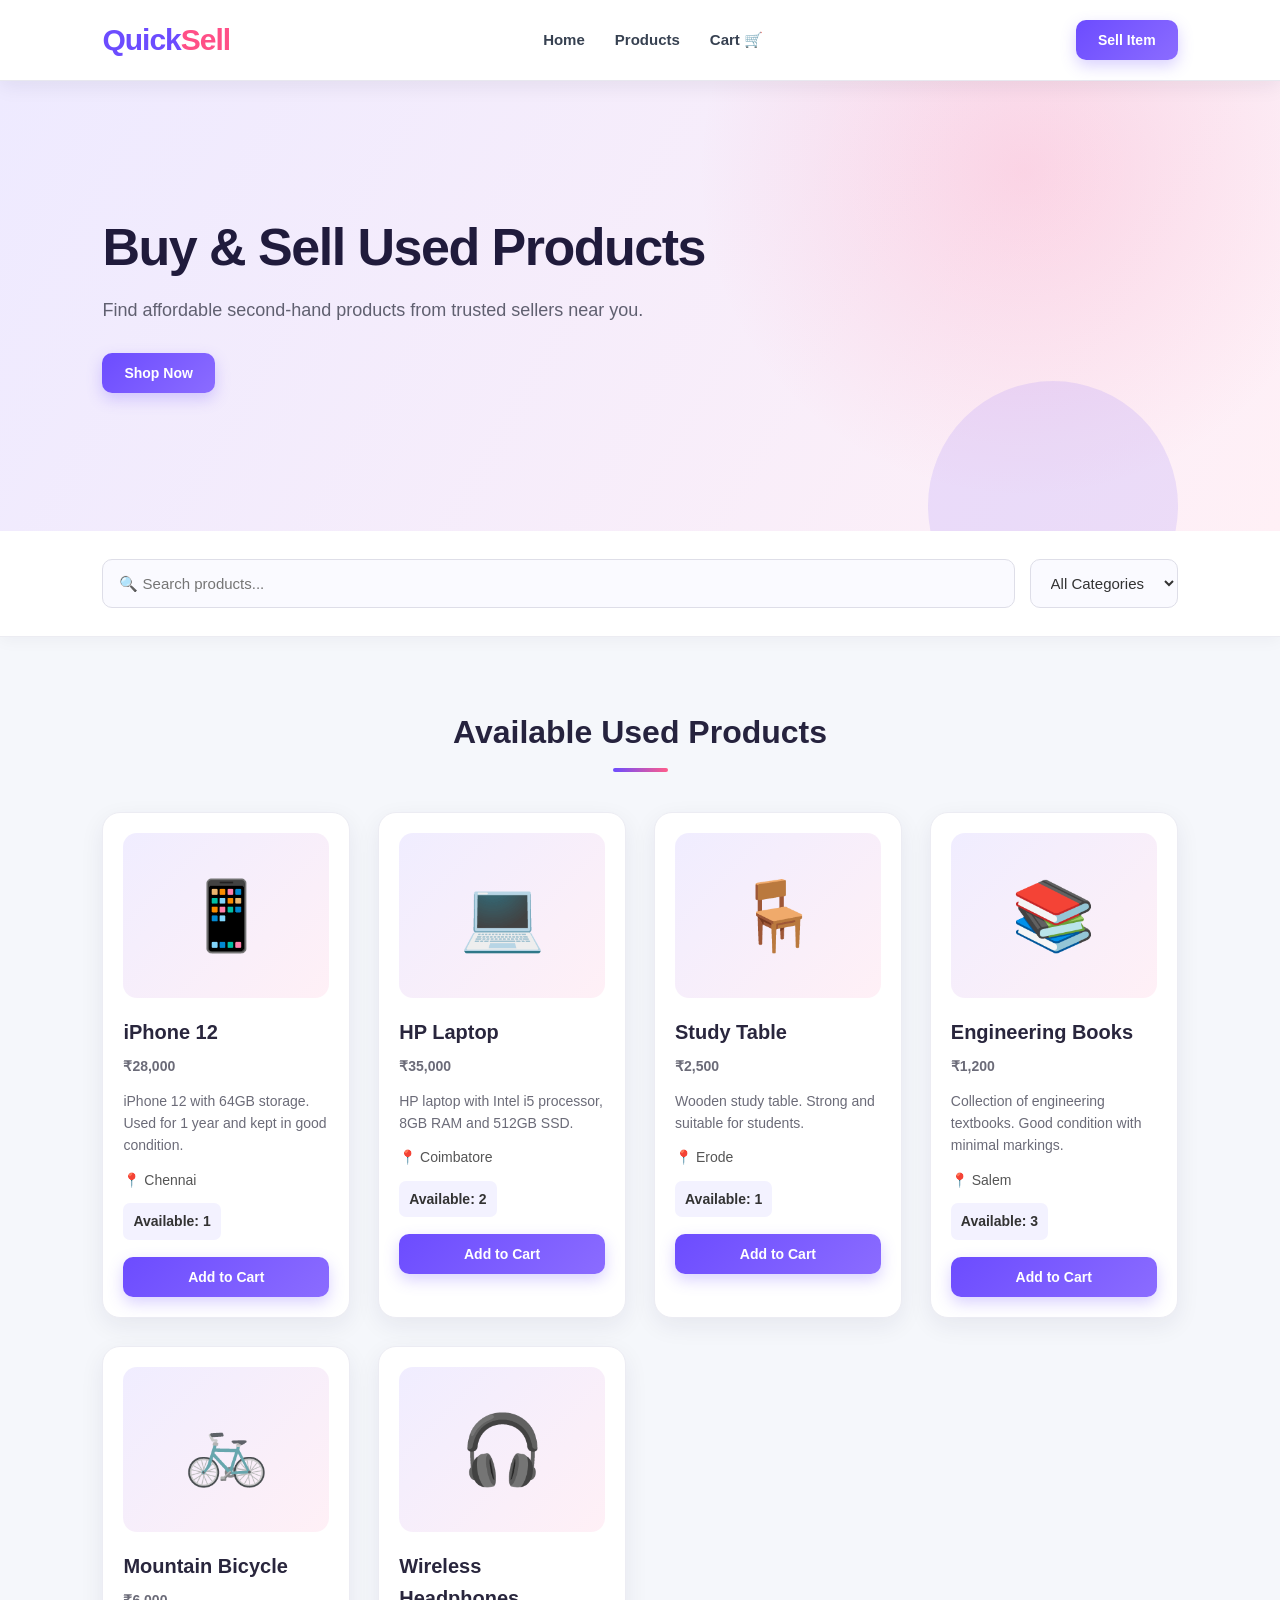
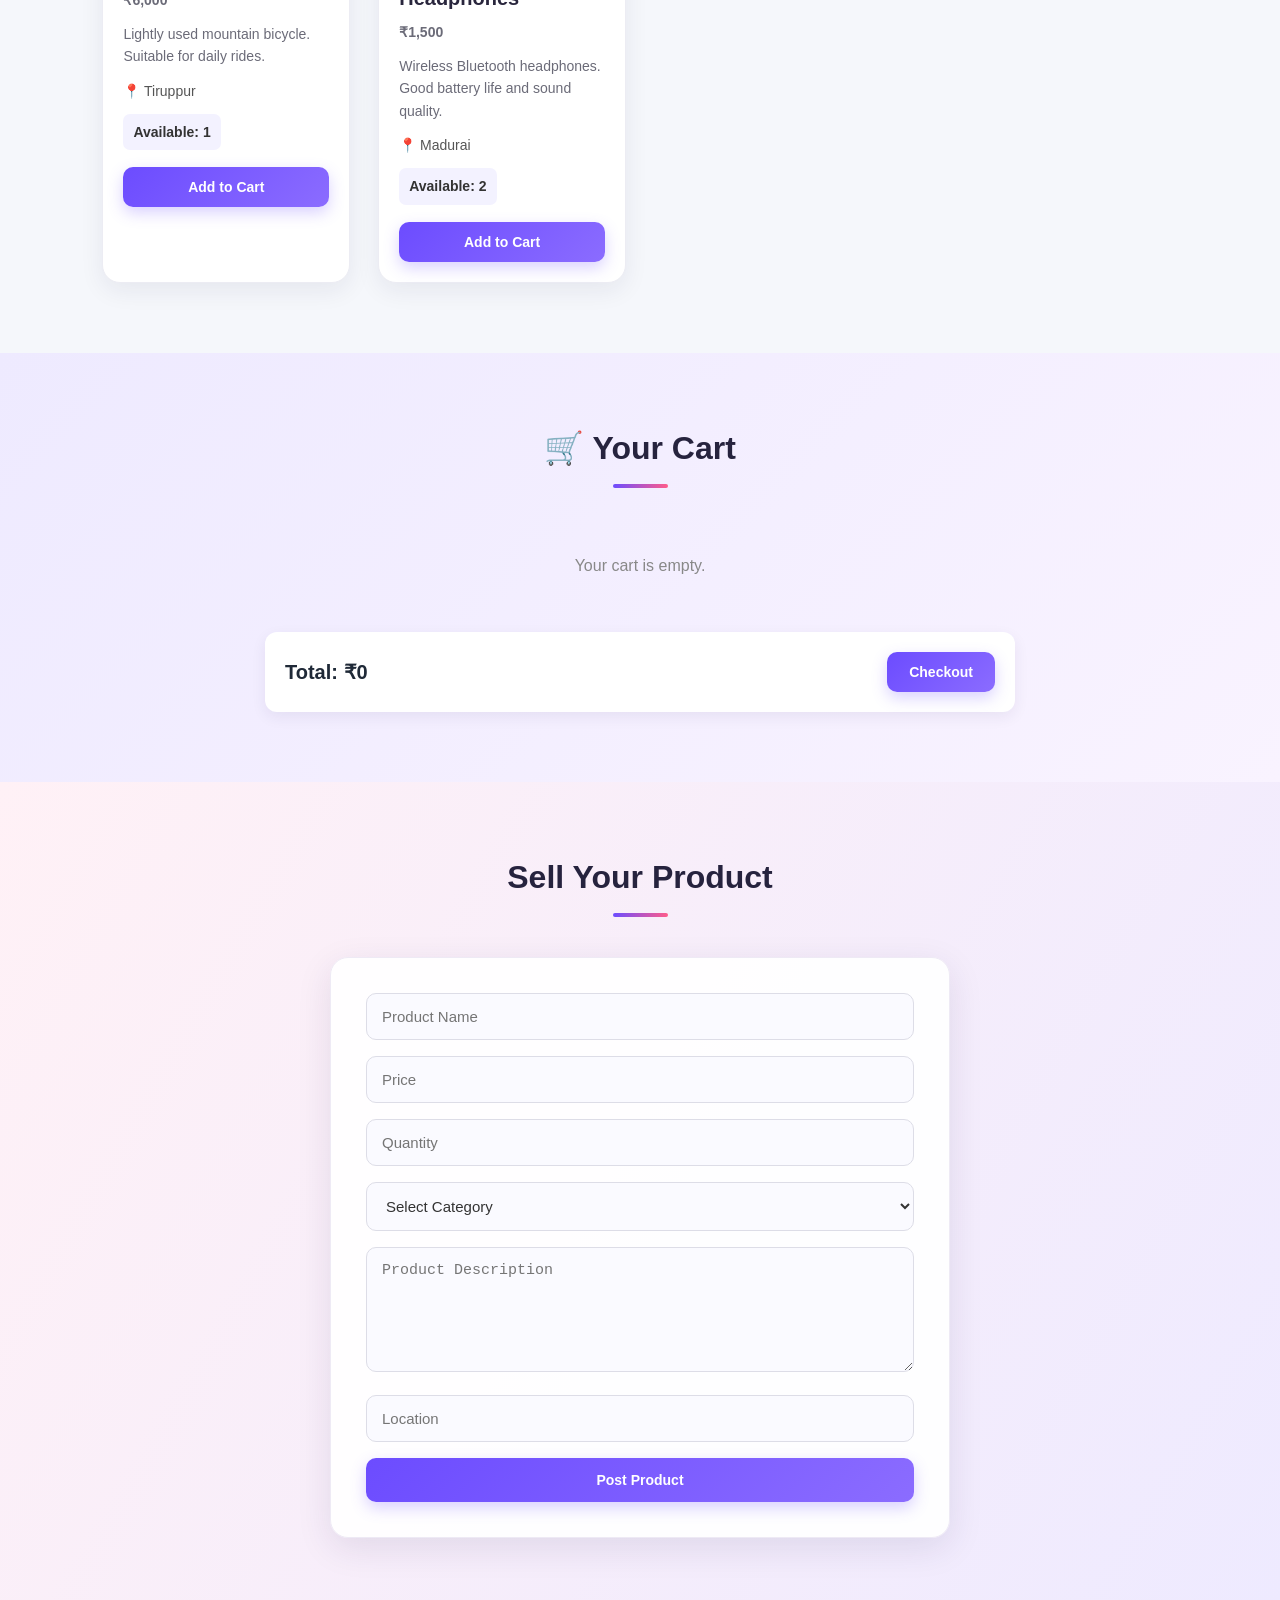
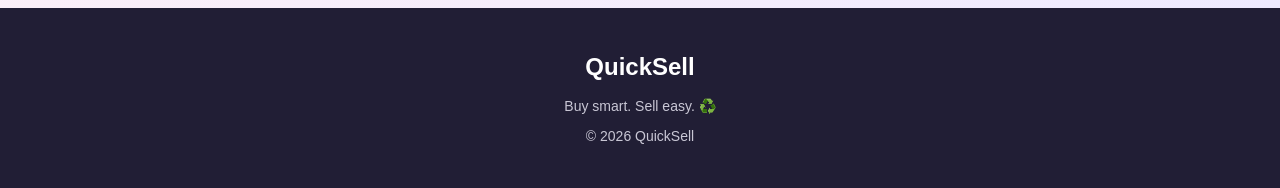
<file: index.html>
<!DOCTYPE html>
<html lang="en">

<head>
    <meta charset="UTF-8">
    <meta name="viewport" content="width=device-width, initial-scale=1.0">

    <title>QuickSell - Used Products</title>

    <link rel="stylesheet" href="style.css">
</head>

<body>

    <header>

        <div class="logo">
            Quick<span>Sell</span>
        </div>

        <nav>
            <a href="#home">Home</a>
            <a href="#products">Products</a>
            <a href="#cart">Cart 🛒</a>
        </nav>

        <button onclick="showSellForm()">Sell Item</button>

    </header>


    <section class="hero" id="home">

        <div>

            <h1>Buy & Sell Used Products</h1>

            <p>
                Find affordable second-hand products from
                trusted sellers near you.
            </p>

            <button onclick="goToProducts()">
                Shop Now
            </button>

        </div>

    </section>


    <section class="search-section">

        <input
            type="text"
            id="searchBox"
            placeholder="🔍 Search products..."
            onkeyup="searchProducts()"
        >

        <select id="category" onchange="filterProducts()">

            <option value="all">All Categories</option>
            <option value="electronics">Electronics</option>
            <option value="furniture">Furniture</option>
            <option value="books">Books</option>
            <option value="vehicles">Vehicles</option>

        </select>

    </section>


    <section class="products" id="products">

        <h2>Available Used Products</h2>

        <div class="product-container" id="productContainer">

            <div class="product-card" data-category="electronics">

                <div class="product-image">
                    📱
                </div>

                <h3>iPhone 12</h3>

                <p class="price">₹28,000</p>

                <p>
                    iPhone 12 with 64GB storage.
                    Used for 1 year and kept in good condition.
                </p>

                <p class="location">
                    📍 Chennai
                </p>

                <p class="stock">
                    Available: <span id="stock1">1</span>
                </p>

                <button
                    id="button1"
                    onclick="addToCart(1, 'iPhone 12', 28000)"
                >
                    Add to Cart
                </button>

            </div>


            <div class="product-card" data-category="electronics">

                <div class="product-image">
                    💻
                </div>

                <h3>HP Laptop</h3>

                <p class="price">₹35,000</p>

                <p>
                    HP laptop with Intel i5 processor,
                    8GB RAM and 512GB SSD.
                </p>

                <p class="location">
                    📍 Coimbatore
                </p>

                <p class="stock">
                    Available: <span id="stock2">2</span>
                </p>

                <button
                    id="button2"
                    onclick="addToCart(2, 'HP Laptop', 35000)"
                >
                    Add to Cart
                </button>

            </div>


            <div class="product-card" data-category="furniture">

                <div class="product-image">
                    🪑
                </div>

                <h3>Study Table</h3>

                <p class="price">₹2,500</p>

                <p>
                    Wooden study table.
                    Strong and suitable for students.
                </p>

                <p class="location">
                    📍 Erode
                </p>

                <p class="stock">
                    Available: <span id="stock3">1</span>
                </p>

                <button
                    id="button3"
                    onclick="addToCart(3, 'Study Table', 2500)"
                >
                    Add to Cart
                </button>

            </div>


            <div class="product-card" data-category="books">

                <div class="product-image">
                    📚
                </div>

                <h3>Engineering Books</h3>

                <p class="price">₹1,200</p>

                <p>
                    Collection of engineering textbooks.
                    Good condition with minimal markings.
                </p>

                <p class="location">
                    📍 Salem
                </p>

                <p class="stock">
                    Available: <span id="stock4">3</span>
                </p>

                <button
                    id="button4"
                    onclick="addToCart(4, 'Engineering Books', 1200)"
                >
                    Add to Cart
                </button>

            </div>


            <div class="product-card" data-category="vehicles">

                <div class="product-image">
                    🚲
                </div>

                <h3>Mountain Bicycle</h3>

                <p class="price">₹6,000</p>

                <p>
                    Lightly used mountain bicycle.
                    Suitable for daily rides.
                </p>

                <p class="location">
                    📍 Tiruppur
                </p>

                <p class="stock">
                    Available: <span id="stock5">1</span>
                </p>

                <button
                    id="button5"
                    onclick="addToCart(5, 'Mountain Bicycle', 6000)"
                >
                    Add to Cart
                </button>

            </div>


            <div class="product-card" data-category="electronics">

                <div class="product-image">
                    🎧
                </div>

                <h3>Wireless Headphones</h3>

                <p class="price">₹1,500</p>

                <p>
                    Wireless Bluetooth headphones.
                    Good battery life and sound quality.
                </p>

                <p class="location">
                    📍 Madurai
                </p>

                <p class="stock">
                    Available: <span id="stock6">2</span>
                </p>

                <button
                    id="button6"
                    onclick="addToCart(6, 'Wireless Headphones', 1500)"
                >
                    Add to Cart
                </button>

            </div>

        </div>

    </section>


    <section class="cart-section" id="cart">

        <h2>🛒 Your Cart</h2>

        <div id="cartItems">

            <p class="empty">
                Your cart is empty.
            </p>

        </div>

        <div class="cart-total">

            <h3>
                Total:
                ₹<span id="cartTotal">0</span>
            </h3>

            <button onclick="checkout()">
                Checkout
            </button>

        </div>

    </section>


    <section class="sell-section" id="sell">

        <h2>Sell Your Product</h2>

        <form onsubmit="addProduct(event)">

            <input
                type="text"
                id="productName"
                placeholder="Product Name"
                required
            >

            <input
                type="number"
                id="productPrice"
                placeholder="Price"
                required
            >

            <input
                type="number"
                id="productStock"
                placeholder="Quantity"
                min="1"
                required
            >

            <select id="productCategory" required>

                <option value="">
                    Select Category
                </option>

                <option value="electronics">
                    Electronics
                </option>

                <option value="furniture">
                    Furniture
                </option>

                <option value="books">
                    Books
                </option>

                <option value="vehicles">
                    Vehicles
                </option>

            </select>

            <textarea
                id="productDescription"
                placeholder="Product Description"
                required
            ></textarea>

            <input
                type="text"
                id="productLocation"
                placeholder="Location"
                required
            >

            <button type="submit">
                Post Product
            </button>

        </form>

    </section>


    <footer>

        <h3>QuickSell</h3>

        <p>
            Buy smart. Sell easy. ♻️
        </p>

        <p>
            © 2026 QuickSell
        </p>

    </footer>


    <script>

        let cart = [];

        let stock = {
            1: 1,
            2: 2,
            3: 1,
            4: 3,
            5: 1,
            6: 2
        };

        function addToCart(id, name, price) {

            if (stock[id] <= 0) {

                alert("This product is sold out!");

                return;
            }

            stock[id]--;

            let existingProduct =
                cart.find(function(item) {
                    return item.id === id;
                });

            if (existingProduct) {

                existingProduct.quantity++;

            } else {

                cart.push({
                    id: id,
                    name: name,
                    price: price,
                    quantity: 1
                });

            }

            document.getElementById(
                "stock" + id
            ).innerText = stock[id];

            if (stock[id] === 0) {

                document.getElementById(
                    "button" + id
                ).innerText = "Sold Out";

                document.getElementById(
                    "button" + id
                ).disabled = true;

            }

            displayCart();

        }

        function displayCart() {

            let cartItems =
                document.getElementById("cartItems");

            cartItems.innerHTML = "";

            if (cart.length === 0) {

                cartItems.innerHTML =
                    '<p class="empty">Your cart is empty.</p>';

                document.getElementById(
                    "cartTotal"
                ).innerText = "0";

                return;
            }

            let total = 0;

            cart.forEach(function(item) {

                let itemTotal =
                    item.price * item.quantity;

                total += itemTotal;

                let cartProduct =
                    document.createElement("div");

                cartProduct.className = "cart-item";

                cartProduct.innerHTML = `

                    <div>

                        <h3>${item.name}</h3>

                        <p>
                            ₹${item.price}
                            ×
                            ${item.quantity}
                        </p>

                    </div>

                    <strong>
                        ₹${itemTotal}
                    </strong>

                `;

                cartItems.appendChild(cartProduct);

            });

            document.getElementById(
                "cartTotal"
            ).innerText = total;

        }

        function searchProducts() {

            let search =
                document
                .getElementById("searchBox")
                .value
                .toLowerCase();

            let products =
                document.querySelectorAll(
                    ".product-card"
                );

            products.forEach(function(product) {

                let name =
                    product
                    .querySelector("h3")
                    .innerText
                    .toLowerCase();

                if (name.includes(search)) {

                    product.style.display = "block";

                } else {

                    product.style.display = "none";

                }

            });

        }

        function filterProducts() {

            let category =
                document.getElementById(
                    "category"
                ).value;

            let products =
                document.querySelectorAll(
                    ".product-card"
                );

            products.forEach(function(product) {

                if (
                    category === "all" ||
                    product.dataset.category === category
                ) {

                    product.style.display = "block";

                } else {

                    product.style.display = "none";

                }

            });

        }

        function goToProducts() {

            document
                .getElementById("products")
                .scrollIntoView({
                    behavior: "smooth"
                });

        }

        function showSellForm() {

            document
                .getElementById("sell")
                .scrollIntoView({
                    behavior: "smooth"
                });

        }

        function checkout() {

            if (cart.length === 0) {

                alert("Your cart is empty!");

                return;
            }

            alert(
                "Order placed successfully! 🎉"
            );

            cart = [];

            displayCart();

        }

        function addProduct(event) {

            event.preventDefault();

            let name =
                document.getElementById(
                    "productName"
                ).value;

            let price =
                document.getElementById(
                    "productPrice"
                ).value;

            let quantity =
                document.getElementById(
                    "productStock"
                ).value;

            let category =
                document.getElementById(
                    "productCategory"
                ).value;

            let description =
                document.getElementById(
                    "productDescription"
                ).value;

            let location =
                document.getElementById(
                    "productLocation"
                ).value;

            let newId =
                Date.now();

            stock[newId] =
                Number(quantity);

            let product =
                document.createElement("div");

            product.className =
                "product-card";

            product.dataset.category =
                category;

            product.innerHTML = `

                <div class="product-image">
                    🛍️
                </div>

                <h3>${name}</h3>

                <p class="price">
                    ₹${price}
                </p>

                <p>
                    ${description}
                </p>

                <p class="location">
                    📍 ${location}
                </p>

                <p class="stock">
                    Available:
                    <span id="stock${newId}">
                        ${quantity}
                    </span>
                </p>

                <button
                    id="button${newId}"
                    onclick="addToCart(
                        ${newId},
                        '${name}',
                        ${price}
                    )"
                >
                    Add to Cart
                </button>

            `;

            document
                .getElementById(
                    "productContainer"
                )
                .appendChild(product);

            alert(
                "Your product has been posted! 🎉"
            );

            document
                .querySelector("form")
                .reset();

            goToProducts();

        }

    </script>

</body>

</html>
</file>
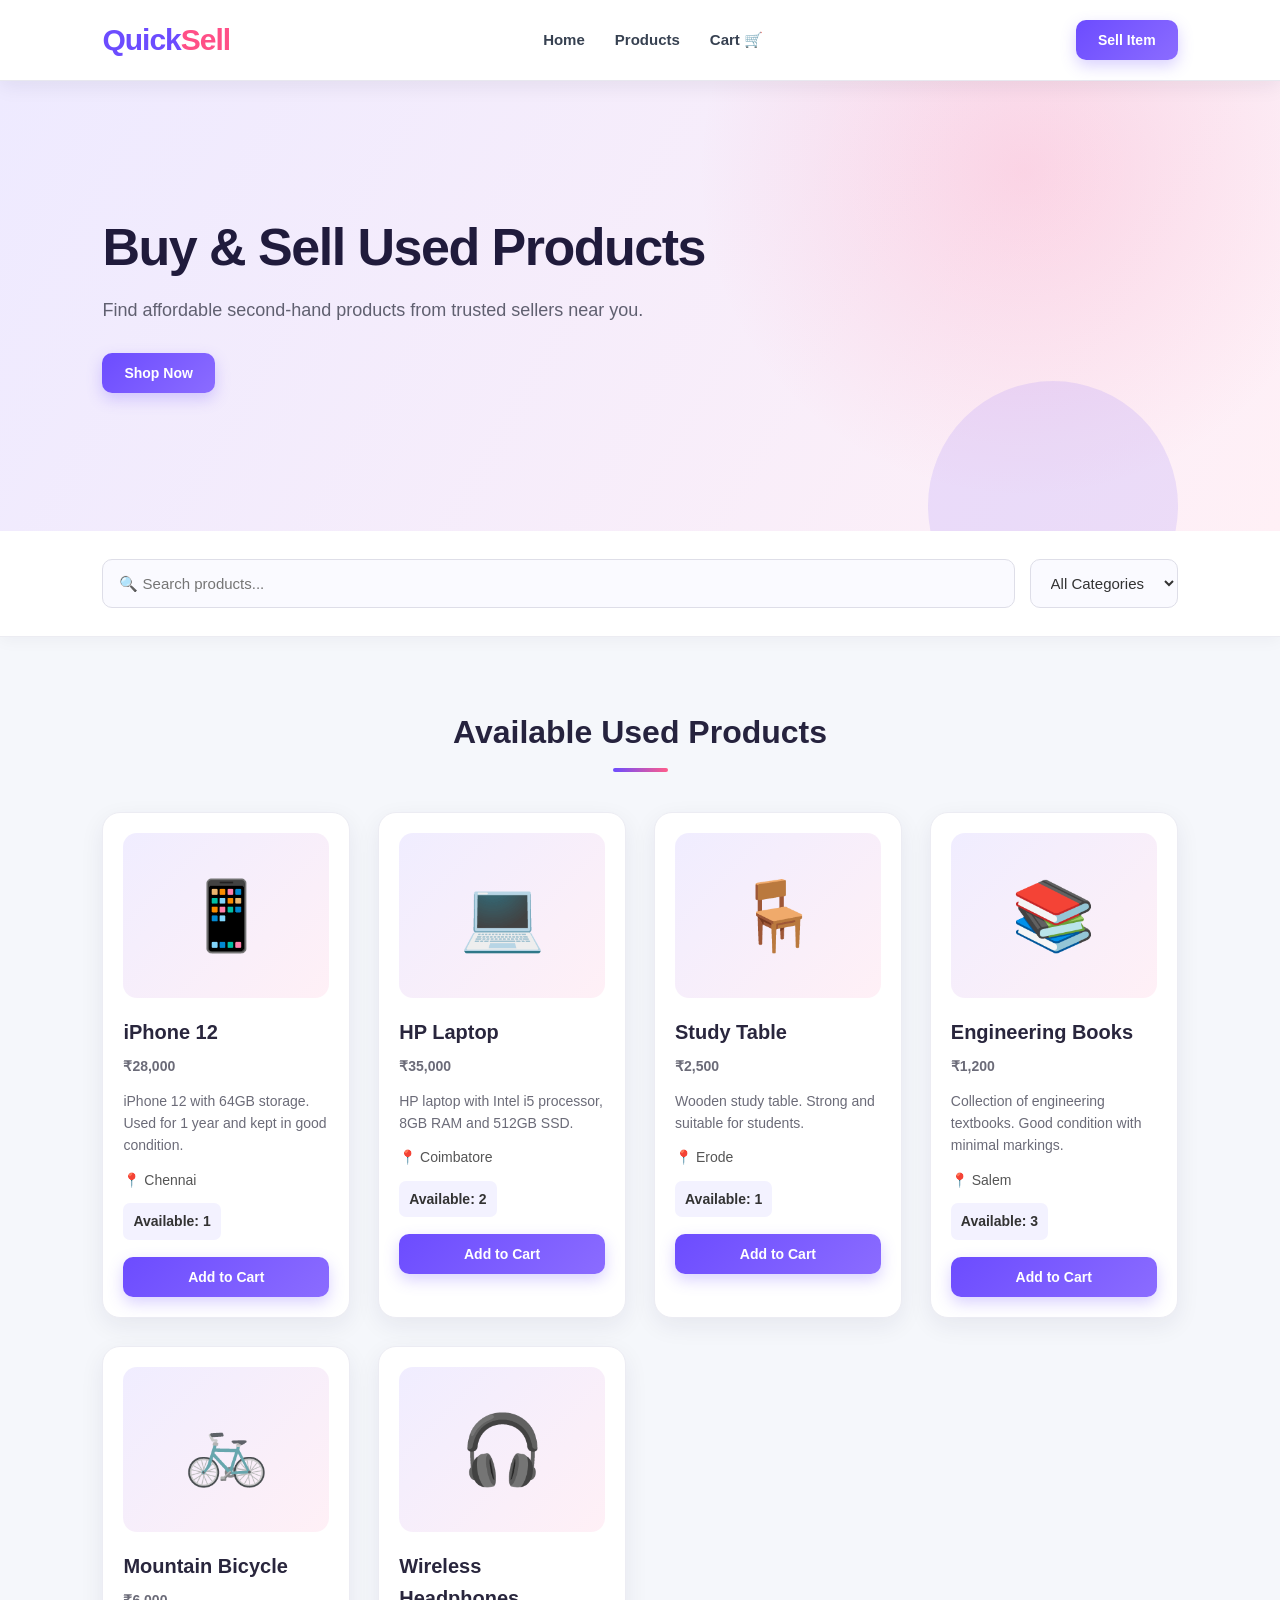
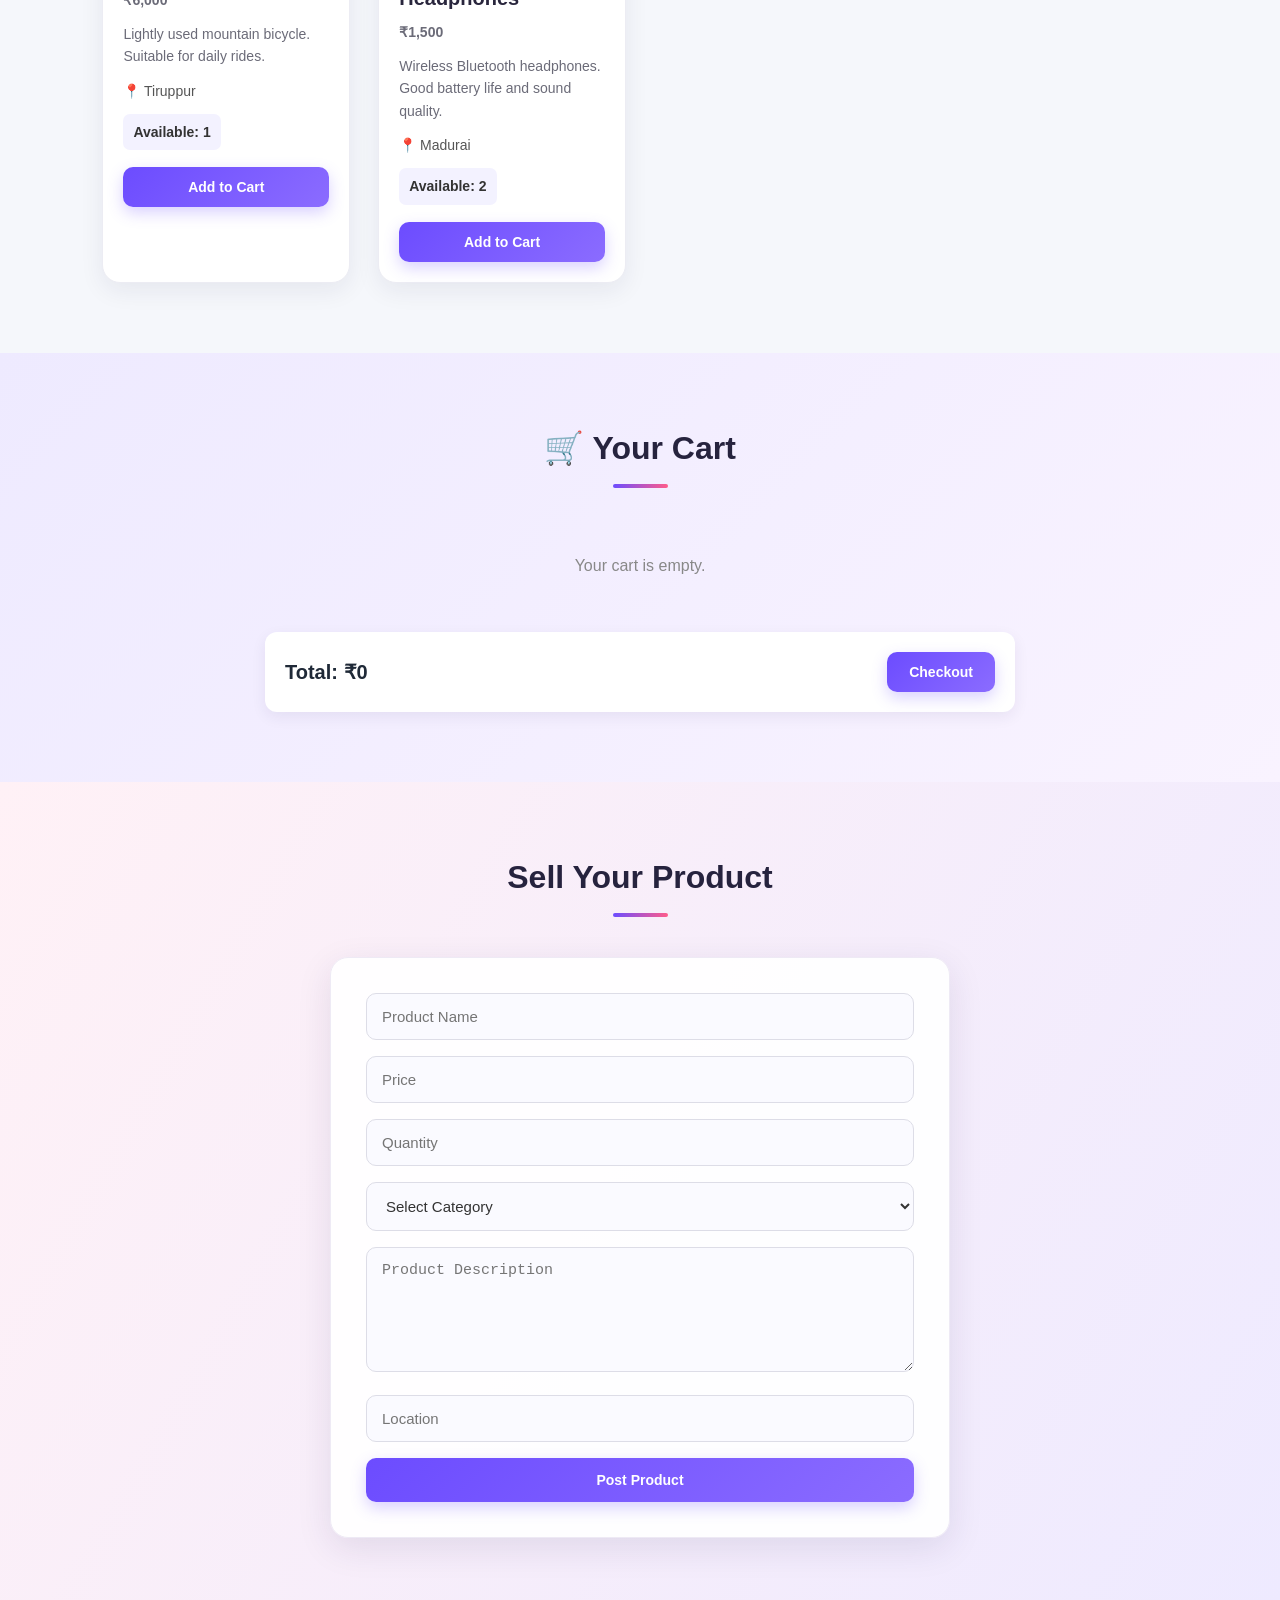
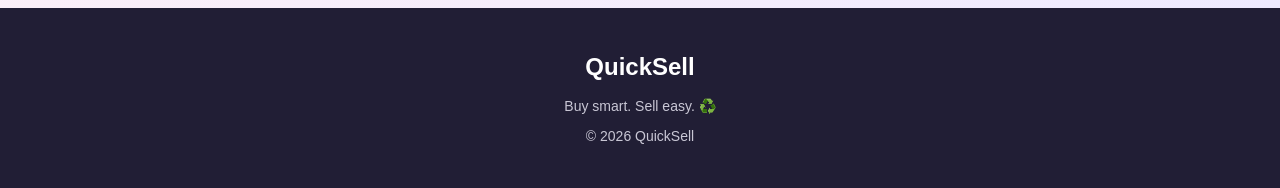
<file: sell.html>
<!DOCTYPE html>
<html lang="en">

<head>
    <meta charset="UTF-8">
    <meta name="viewport" content="width=device-width, initial-scale=1.0">

    <title>QuickSell - Used Products</title>

    <link rel="stylesheet" href="style.css">
</head>

<body>

    <header>

        <div class="logo">
            Quick<span>Sell</span>
        </div>

        <nav>
            <a href="#home">Home</a>
            <a href="#products">Products</a>
            <a href="#cart">Cart 🛒</a>
        </nav>

        <button onclick="showSellForm()">Sell Item</button>

    </header>


    <section class="hero" id="home">

        <div>

            <h1>Buy & Sell Used Products</h1>

            <p>
                Find affordable second-hand products from
                trusted sellers near you.
            </p>

            <button onclick="goToProducts()">
                Shop Now
            </button>

        </div>

    </section>


    <section class="search-section">

        <input
            type="text"
            id="searchBox"
            placeholder="🔍 Search products..."
            onkeyup="searchProducts()"
        >

        <select id="category" onchange="filterProducts()">

            <option value="all">All Categories</option>
            <option value="electronics">Electronics</option>
            <option value="furniture">Furniture</option>
            <option value="books">Books</option>
            <option value="vehicles">Vehicles</option>

        </select>

    </section>


    <section class="products" id="products">

        <h2>Available Used Products</h2>

        <div class="product-container" id="productContainer">

            <div class="product-card" data-category="electronics">

                <div class="product-image">
                    📱
                </div>

                <h3>iPhone 12</h3>

                <p class="price">₹28,000</p>

                <p>
                    iPhone 12 with 64GB storage.
                    Used for 1 year and kept in good condition.
                </p>

                <p class="location">
                    📍 Chennai
                </p>

                <p class="stock">
                    Available: <span id="stock1">1</span>
                </p>

                <button
                    id="button1"
                    onclick="addToCart(1, 'iPhone 12', 28000)"
                >
                    Add to Cart
                </button>

            </div>


            <div class="product-card" data-category="electronics">

                <div class="product-image">
                    💻
                </div>

                <h3>HP Laptop</h3>

                <p class="price">₹35,000</p>

                <p>
                    HP laptop with Intel i5 processor,
                    8GB RAM and 512GB SSD.
                </p>

                <p class="location">
                    📍 Coimbatore
                </p>

                <p class="stock">
                    Available: <span id="stock2">2</span>
                </p>

                <button
                    id="button2"
                    onclick="addToCart(2, 'HP Laptop', 35000)"
                >
                    Add to Cart
                </button>

            </div>


            <div class="product-card" data-category="furniture">

                <div class="product-image">
                    🪑
                </div>

                <h3>Study Table</h3>

                <p class="price">₹2,500</p>

                <p>
                    Wooden study table.
                    Strong and suitable for students.
                </p>

                <p class="location">
                    📍 Erode
                </p>

                <p class="stock">
                    Available: <span id="stock3">1</span>
                </p>

                <button
                    id="button3"
                    onclick="addToCart(3, 'Study Table', 2500)"
                >
                    Add to Cart
                </button>

            </div>


            <div class="product-card" data-category="books">

                <div class="product-image">
                    📚
                </div>

                <h3>Engineering Books</h3>

                <p class="price">₹1,200</p>

                <p>
                    Collection of engineering textbooks.
                    Good condition with minimal markings.
                </p>

                <p class="location">
                    📍 Salem
                </p>

                <p class="stock">
                    Available: <span id="stock4">3</span>
                </p>

                <button
                    id="button4"
                    onclick="addToCart(4, 'Engineering Books', 1200)"
                >
                    Add to Cart
                </button>

            </div>


            <div class="product-card" data-category="vehicles">

                <div class="product-image">
                    🚲
                </div>

                <h3>Mountain Bicycle</h3>

                <p class="price">₹6,000</p>

                <p>
                    Lightly used mountain bicycle.
                    Suitable for daily rides.
                </p>

                <p class="location">
                    📍 Tiruppur
                </p>

                <p class="stock">
                    Available: <span id="stock5">1</span>
                </p>

                <button
                    id="button5"
                    onclick="addToCart(5, 'Mountain Bicycle', 6000)"
                >
                    Add to Cart
                </button>

            </div>


            <div class="product-card" data-category="electronics">

                <div class="product-image">
                    🎧
                </div>

                <h3>Wireless Headphones</h3>

                <p class="price">₹1,500</p>

                <p>
                    Wireless Bluetooth headphones.
                    Good battery life and sound quality.
                </p>

                <p class="location">
                    📍 Madurai
                </p>

                <p class="stock">
                    Available: <span id="stock6">2</span>
                </p>

                <button
                    id="button6"
                    onclick="addToCart(6, 'Wireless Headphones', 1500)"
                >
                    Add to Cart
                </button>

            </div>

        </div>

    </section>


    <section class="cart-section" id="cart">

        <h2>🛒 Your Cart</h2>

        <div id="cartItems">

            <p class="empty">
                Your cart is empty.
            </p>

        </div>

        <div class="cart-total">

            <h3>
                Total:
                ₹<span id="cartTotal">0</span>
            </h3>

            <button onclick="checkout()">
                Checkout
            </button>

        </div>

    </section>


    <section class="sell-section" id="sell">

        <h2>Sell Your Product</h2>

        <form onsubmit="addProduct(event)">

            <input
                type="text"
                id="productName"
                placeholder="Product Name"
                required
            >

            <input
                type="number"
                id="productPrice"
                placeholder="Price"
                required
            >

            <input
                type="number"
                id="productStock"
                placeholder="Quantity"
                min="1"
                required
            >

            <select id="productCategory" required>

                <option value="">
                    Select Category
                </option>

                <option value="electronics">
                    Electronics
                </option>

                <option value="furniture">
                    Furniture
                </option>

                <option value="books">
                    Books
                </option>

                <option value="vehicles">
                    Vehicles
                </option>

            </select>

            <textarea
                id="productDescription"
                placeholder="Product Description"
                required
            ></textarea>

            <input
                type="text"
                id="productLocation"
                placeholder="Location"
                required
            >

            <button type="submit">
                Post Product
            </button>

        </form>

    </section>


    <footer>

        <h3>QuickSell</h3>

        <p>
            Buy smart. Sell easy. ♻️
        </p>

        <p>
            © 2026 QuickSell
        </p>

    </footer>


    <script>

        let cart = [];

        let stock = {
            1: 1,
            2: 2,
            3: 1,
            4: 3,
            5: 1,
            6: 2
        };

        function addToCart(id, name, price) {

            if (stock[id] <= 0) {

                alert("This product is sold out!");

                return;
            }

            stock[id]--;

            let existingProduct =
                cart.find(function(item) {
                    return item.id === id;
                });

            if (existingProduct) {

                existingProduct.quantity++;

            } else {

                cart.push({
                    id: id,
                    name: name,
                    price: price,
                    quantity: 1
                });

            }

            document.getElementById(
                "stock" + id
            ).innerText = stock[id];

            if (stock[id] === 0) {

                document.getElementById(
                    "button" + id
                ).innerText = "Sold Out";

                document.getElementById(
                    "button" + id
                ).disabled = true;

            }

            displayCart();

        }

        function displayCart() {

            let cartItems =
                document.getElementById("cartItems");

            cartItems.innerHTML = "";

            if (cart.length === 0) {

                cartItems.innerHTML =
                    '<p class="empty">Your cart is empty.</p>';

                document.getElementById(
                    "cartTotal"
                ).innerText = "0";

                return;
            }

            let total = 0;

            cart.forEach(function(item) {

                let itemTotal =
                    item.price * item.quantity;

                total += itemTotal;

                let cartProduct =
                    document.createElement("div");

                cartProduct.className = "cart-item";

                cartProduct.innerHTML = `

                    <div>

                        <h3>${item.name}</h3>

                        <p>
                            ₹${item.price}
                            ×
                            ${item.quantity}
                        </p>

                    </div>

                    <strong>
                        ₹${itemTotal}
                    </strong>

                `;

                cartItems.appendChild(cartProduct);

            });

            document.getElementById(
                "cartTotal"
            ).innerText = total;

        }

        function searchProducts() {

            let search =
                document
                .getElementById("searchBox")
                .value
                .toLowerCase();

            let products =
                document.querySelectorAll(
                    ".product-card"
                );

            products.forEach(function(product) {

                let name =
                    product
                    .querySelector("h3")
                    .innerText
                    .toLowerCase();

                if (name.includes(search)) {

                    product.style.display = "block";

                } else {

                    product.style.display = "none";

                }

            });

        }

        function filterProducts() {

            let category =
                document.getElementById(
                    "category"
                ).value;

            let products =
                document.querySelectorAll(
                    ".product-card"
                );

            products.forEach(function(product) {

                if (
                    category === "all" ||
                    product.dataset.category === category
                ) {

                    product.style.display = "block";

                } else {

                    product.style.display = "none";

                }

            });

        }

        function goToProducts() {

            document
                .getElementById("products")
                .scrollIntoView({
                    behavior: "smooth"
                });

        }

        function showSellForm() {

            document
                .getElementById("sell")
                .scrollIntoView({
                    behavior: "smooth"
                });

        }

        function checkout() {

            if (cart.length === 0) {

                alert("Your cart is empty!");

                return;
            }

            alert(
                "Order placed successfully! 🎉"
            );

            cart = [];

            displayCart();

        }

        function addProduct(event) {

            event.preventDefault();

            let name =
                document.getElementById(
                    "productName"
                ).value;

            let price =
                document.getElementById(
                    "productPrice"
                ).value;

            let quantity =
                document.getElementById(
                    "productStock"
                ).value;

            let category =
                document.getElementById(
                    "productCategory"
                ).value;

            let description =
                document.getElementById(
                    "productDescription"
                ).value;

            let location =
                document.getElementById(
                    "productLocation"
                ).value;

            let newId =
                Date.now();

            stock[newId] =
                Number(quantity);

            let product =
                document.createElement("div");

            product.className =
                "product-card";

            product.dataset.category =
                category;

            product.innerHTML = `

                <div class="product-image">
                    🛍️
                </div>

                <h3>${name}</h3>

                <p class="price">
                    ₹${price}
                </p>

                <p>
                    ${description}
                </p>

                <p class="location">
                    📍 ${location}
                </p>

                <p class="stock">
                    Available:
                    <span id="stock${newId}">
                        ${quantity}
                    </span>
                </p>

                <button
                    id="button${newId}"
                    onclick="addToCart(
                        ${newId},
                        '${name}',
                        ${price}
                    )"
                >
                    Add to Cart
                </button>

            `;

            document
                .getElementById(
                    "productContainer"
                )
                .appendChild(product);

            alert(
                "Your product has been posted! 🎉"
            );

            document
                .querySelector("form")
                .reset();

            goToProducts();

        }

    </script>

</body>

</html>
</file>
<file: style.css>
* {
    margin: 0;
    padding: 0;
    box-sizing: border-box;
}

html {
    scroll-behavior: smooth;
}

body {
    font-family: "Segoe UI", Arial, sans-serif;
    background: #f5f7fb;
    color: #1f2937;
    line-height: 1.6;
}

header {
    background: rgba(255, 255, 255, 0.96);
    padding: 16px 8%;
    display: flex;
    align-items: center;
    justify-content: space-between;
    position: sticky;
    top: 0;
    z-index: 100;
    border-bottom: 1px solid #e8e8ef;
    box-shadow: 0 4px 20px rgba(30, 30, 60, 0.08);
    backdrop-filter: blur(10px);
}

.logo {
    font-size: 30px;
    font-weight: 800;
    letter-spacing: -1px;
    color: #6c4cff;
}

.logo span {
    color: #ff4f87;
}

nav {
    display: flex;
    gap: 30px;
    align-items: center;
}

nav a {
    position: relative;
    text-decoration: none;
    color: #374151;
    font-size: 15px;
    font-weight: 600;
    transition: 0.3s ease;
}

nav a::after {
    content: "";
    position: absolute;
    left: 0;
    bottom: -7px;
    width: 0;
    height: 2px;
    background: #6c4cff;
    transition: 0.3s ease;
}

nav a:hover {
    color: #6c4cff;
}

nav a:hover::after {
    width: 100%;
}

button {
    border: none;
    outline: none;
    background: linear-gradient(135deg, #6c4cff, #8b6cff);
    color: white;
    padding: 12px 22px;
    border-radius: 10px;
    cursor: pointer;
    font-size: 14px;
    font-weight: 700;
    box-shadow: 0 6px 15px rgba(108, 76, 255, 0.25);
    transition: 0.3s ease;
}

button:hover {
    background: linear-gradient(135deg, #5438d8, #7455e8);
    transform: translateY(-2px);
    box-shadow: 0 9px 20px rgba(108, 76, 255, 0.35);
}

button:active {
    transform: scale(0.97);
}

button:disabled {
    background: #a5a5a5;
    box-shadow: none;
    cursor: not-allowed;
    transform: none;
}

.hero {
    min-height: 450px;
    display: flex;
    align-items: center;
    padding: 70px 8%;
    background:
        radial-gradient(
            circle at 80% 20%,
            rgba(255, 92, 138, 0.18),
            transparent 30%
        ),
        linear-gradient(
            120deg,
            #eeeaff,
            #fff0f6
        );
    position: relative;
    overflow: hidden;
}

.hero::before {
    content: "";
    position: absolute;
    width: 250px;
    height: 250px;
    right: 8%;
    bottom: -100px;
    background: rgba(108, 76, 255, 0.12);
    border-radius: 50%;
}

.hero h1 {
    font-size: 52px;
    line-height: 1.1;
    max-width: 650px;
    margin-bottom: 20px;
    color: #201b3c;
    letter-spacing: -1.5px;
}

.hero p {
    font-size: 18px;
    max-width: 560px;
    margin-bottom: 28px;
    color: #606070;
}

.search-section {
    padding: 28px 8%;
    display: flex;
    gap: 15px;
    background: white;
    border-bottom: 1px solid #ececf2;
    box-shadow: 0 4px 15px rgba(30, 30, 60, 0.04);
}

.search-section input,
.search-section select {
    padding: 14px 16px;
    border: 1px solid #dedee8;
    border-radius: 10px;
    background: #fafaff;
    color: #333;
    font-size: 15px;
    outline: none;
    transition: 0.3s ease;
}

.search-section input {
    flex: 1;
}

.search-section input:focus,
.search-section select:focus {
    border-color: #6c4cff;
    background: white;
    box-shadow: 0 0 0 3px rgba(108, 76, 255, 0.1);
}

.products {
    padding: 70px 8%;
}

.products h2,
.cart-section h2,
.sell-section h2 {
    text-align: center;
    margin-bottom: 40px;
    font-size: 32px;
    color: #26233e;
}

.products h2::after,
.cart-section h2::after,
.sell-section h2::after {
    content: "";
    display: block;
    width: 55px;
    height: 4px;
    margin: 10px auto 0;
    border-radius: 5px;
    background: linear-gradient(90deg, #6c4cff, #ff5c8a);
}

.product-container {
    display: grid;
    grid-template-columns: repeat(auto-fit, minmax(240px, 1fr));
    gap: 28px;
}

.product-card {
    background: white;
    padding: 20px;
    border-radius: 18px;
    border: 1px solid #ececf3;
    box-shadow: 0 8px 25px rgba(35, 30, 70, 0.07);
    transition: transform 0.3s ease, box-shadow 0.3s ease;
}

.product-card:hover {
    transform: translateY(-8px);
    box-shadow: 0 15px 35px rgba(35, 30, 70, 0.14);
}

.product-image {
    height: 165px;
    display: flex;
    align-items: center;
    justify-content: center;
    background: linear-gradient(135deg, #f0edff, #fff0f6);
    border-radius: 14px;
    font-size: 68px;
    margin-bottom: 18px;
    transition: 0.3s ease;
}

.product-card:hover .product-image {
    transform: scale(1.02);
}

.product-card h3 {
    margin-bottom: 7px;
    font-size: 20px;
    color: #29263d;
}

.price {
    color: #6c4cff;
    font-size: 21px;
    font-weight: 800;
    margin-bottom: 10px;
}

.product-card p {
    color: #6b6b78;
    margin-bottom: 12px;
    font-size: 14px;
}

.location {
    font-size: 14px;
    color: #555 !important;
}

.stock {
    font-weight: 700;
    color: #333 !important;
    background: #f3f2ff;
    padding: 7px 10px;
    border-radius: 7px;
    display: inline-block;
    margin-bottom: 8px;
}

.product-card button {
    width: 100%;
    margin-top: 5px;
}

.cart-section {
    padding: 70px 8%;
    background: linear-gradient(135deg, #eeeaff, #f9f3ff);
}

#cartItems {
    max-width: 750px;
    margin: auto;
}

.cart-item {
    background: white;
    padding: 20px 24px;
    margin-bottom: 14px;
    border-radius: 12px;
    display: flex;
    justify-content: space-between;
    align-items: center;
    border: 1px solid #e9e6f5;
    box-shadow: 0 5px 15px rgba(40, 30, 80, 0.07);
    transition: 0.3s ease;
}

.cart-item:hover {
    transform: translateX(4px);
}

.cart-item h3 {
    margin-bottom: 6px;
    color: #302c45;
}

.cart-item p {
    color: #777;
    font-size: 14px;
}

.cart-item strong {
    color: #6c4cff;
    font-size: 18px;
}

.cart-total {
    max-width: 750px;
    margin: 28px auto 0;
    padding: 20px;
    display: flex;
    justify-content: space-between;
    align-items: center;
    background: white;
    border-radius: 12px;
    box-shadow: 0 5px 15px rgba(40, 30, 80, 0.07);
}

.cart-total h3 {
    font-size: 20px;
}

.empty {
    text-align: center;
    color: #888;
    padding: 25px;
}

.sell-section {
    padding: 70px 8%;
    background: linear-gradient(120deg, #fff1f6, #eeeaff);
}

form {
    max-width: 620px;
    margin: auto;
    background: rgba(255, 255, 255, 0.95);
    padding: 35px;
    border-radius: 18px;
    border: 1px solid #eeeaf5;
    box-shadow: 0 10px 35px rgba(40, 30, 80, 0.1);
}

form input,
form select,
form textarea {
    width: 100%;
    padding: 14px 15px;
    margin-bottom: 16px;
    border: 1px solid #dddde7;
    border-radius: 10px;
    background: #fafaff;
    color: #333;
    font-size: 15px;
    outline: none;
    transition: 0.3s ease;
}

form input:focus,
form select:focus,
form textarea:focus {
    border-color: #6c4cff;
    background: white;
    box-shadow: 0 0 0 3px rgba(108, 76, 255, 0.1);
}

form textarea {
    height: 125px;
    resize: vertical;
    min-height: 100px;
}

form button {
    width: 100%;
    padding: 14px;
}

footer {
    background: #211e35;
    color: white;
    text-align: center;
    padding: 40px 20px;
}

footer h3 {
    font-size: 24px;
    color: white;
}

footer p {
    margin-top: 8px;
    color: #c9c7d5;
    font-size: 14px;
}

@media (max-width: 900px) {

    header {
        padding: 16px 5%;
    }

    .hero {
        padding: 60px 5%;
    }

    .hero h1 {
        font-size: 44px;
    }

    .products,
    .cart-section,
    .sell-section {
        padding-left: 5%;
        padding-right: 5%;
    }
}

@media (max-width: 600px) {

    header {
        padding: 14px 5%;
    }

    .logo {
        font-size: 25px;
    }

    nav {
        display: none;
    }

    header button {
        padding: 10px 15px;
        font-size: 13px;
    }

    .hero {
        min-height: 400px;
        padding: 50px 5%;
        text-align: center;
        justify-content: center;
    }

    .hero h1 {
        font-size: 36px;
        letter-spacing: -1px;
    }

    .hero p {
        font-size: 16px;
    }

    .search-section {
        padding: 20px 5%;
        flex-direction: column;
    }

    .search-section input,
    .search-section select {
        width: 100%;
    }

    .products {
        padding: 45px 5%;
    }

    .products h2,
    .cart-section h2,
    .sell-section h2 {
        font-size: 27px;
    }

    .product-container {
        grid-template-columns: 1fr;
        gap: 20px;
    }

    .product-image {
        height: 150px;
    }

    .cart-section {
        padding: 50px 5%;
    }

    .cart-item {
        padding: 17px;
        gap: 15px;
    }

    .cart-total {
        flex-direction: column;
        gap: 18px;
        text-align: center;
    }

    .sell-section {
        padding: 50px 5%;
    }

    form {
        padding: 25px 20px;
    }
}

@media (max-width: 380px) {

    .hero h1 {
        font-size: 31px;
    }

    .logo {
        font-size: 22px;
    }

    header button {
        padding: 9px 12px;
        font-size: 12px;
    }

    .product-card {
        padding: 16px;
    }
}
</file>
